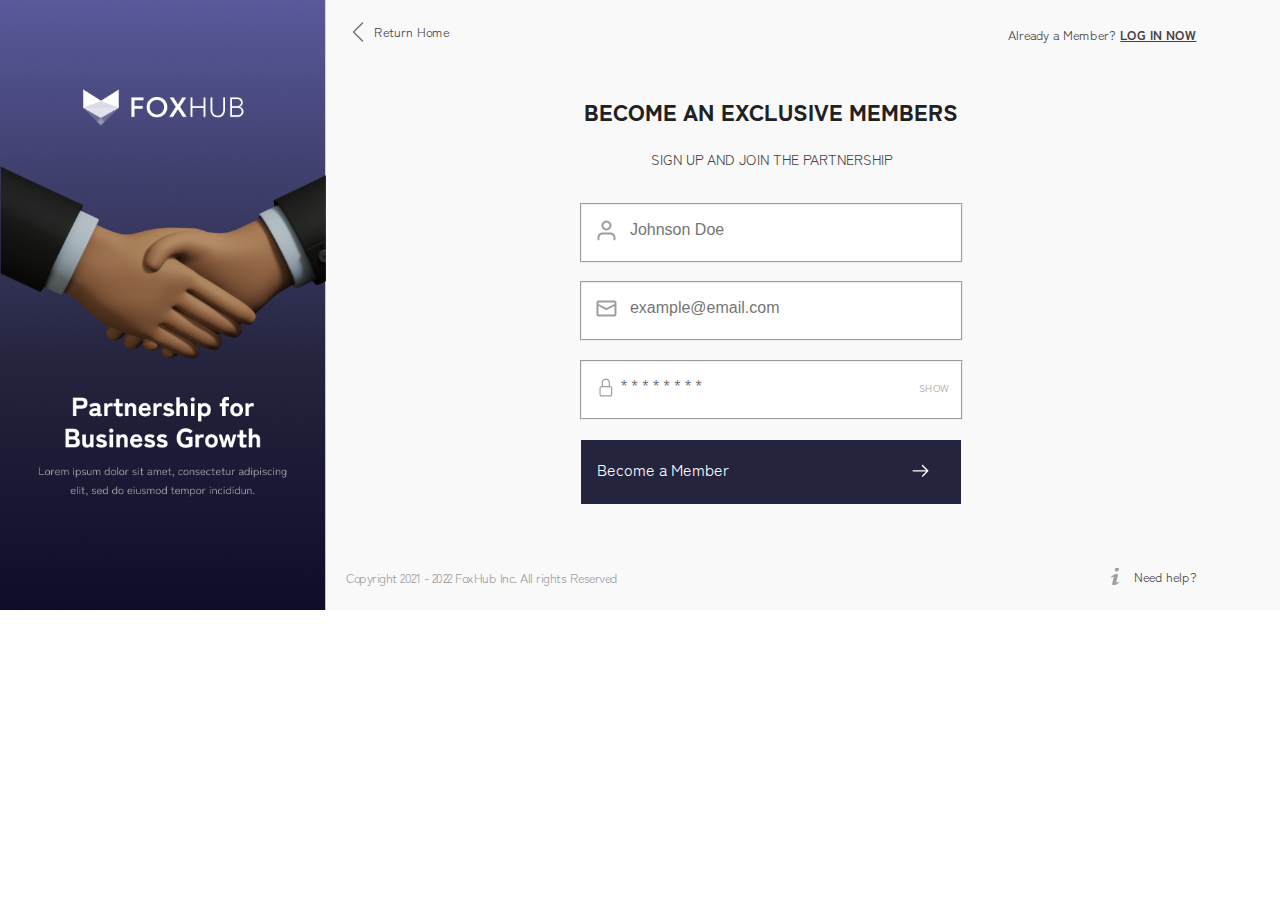
<file: index.html>
<!DOCTYPE html>
<html lang="en">
<head>
    <meta charset="UTF-8">
    <meta http-equiv="X-UA-Compatible" content="IE=edge">
    <meta name="viewport" content="width=device-width, initial-scale=1.0">
    <link rel="stylesheet" href="style/style.css">
    <link rel="preconnect" href="https://fonts.googleapis.com">
    <link rel="preconnect" href="https://fonts.gstatic.com" crossorigin>
    <link href="https://fonts.googleapis.com/css2?family=Zen+Kaku+Gothic+Antique:wght@400;900&display=swap" rel="stylesheet">
    <meta name="viewport" content="width=device-width, initial-scale=1, shrink-to-fit=no">
    <title>Test</title>
</head>
<body>
    <wallpaper class="wallpaper_body">
        <div class="container">
            <div class="wrap">
              <div class="left_block">
                <img src="img/left-section.png">
              </div>

              <div class="right_block">
                
                <div class="nav_wrap">
                 <div class="nav_left">
                    <a href="#" class="chevron-left"><img src="img/chevron-left.svg"></a>
                    <a href="#" class="btn_home">Return Home</a>
                 </div>
               
                 <div class="nav_right">
                    <a href="index-2.html" class="log_in">Already a Member?<span>LOG IN NOW</span></a>
                 </div> 
                </div>
                
                <div class="center_block">
                    <div class="title">
                    <p class="center_block_title">BECOME AN EXCLUSIVE MEMBERS</p>
                    <p class="center_block_subtitle">SIGN UP AND JOIN THE PARTNERSHIP</p>
                    </div>

                    <div class="form">
                        <fieldset style="background:#ffff;">
                            <label class="input_block_1"> <img src="img/icon-user.svg"> <input class="input_text" type="text" required placeholder="Johnson Doe"></label>
                        </fieldset>
                        <fieldset style="background:#ffff;" class="form-right">
                            <label  class="input_block_2"> <img src="img/icon-mail.svg"> <input class="input_text" type="mail" required placeholder="example@email.com"></label>
                        </fieldset>
                        <fieldset style="background:#ffff;">
                            <label  class="input_block_3"> <img src="img/lock.svg"> <input class="input_password" type="password" required placeholder="* * * * * * * *"><p class="show_password">SHOW</p></label>
                        </fieldset>
                    </div>

                    <div class="btn">
                        <a href="#" class="btn_text">Become a Member  <img src="img/arrow-right.svg" class="arrow_right"></a>
                    </div>
                </div>

                <div class="info">
                    <div class="info_left">
                        <a href="#" class="info_left_text">Copyright 2021 - 2022 FoxHub Inc. All rights Reserved</a>
                    </div>
                  <div class="info_right">
                    <img src="img/info.svg">
                    <a href="#" class="info_right_text">Need help?</a>
                  </div>
                </div>
                
              </div>
           </div>
        </div>
    </wallpaper>

    <script src="main.js"></script>
</body>
</html>
</file>
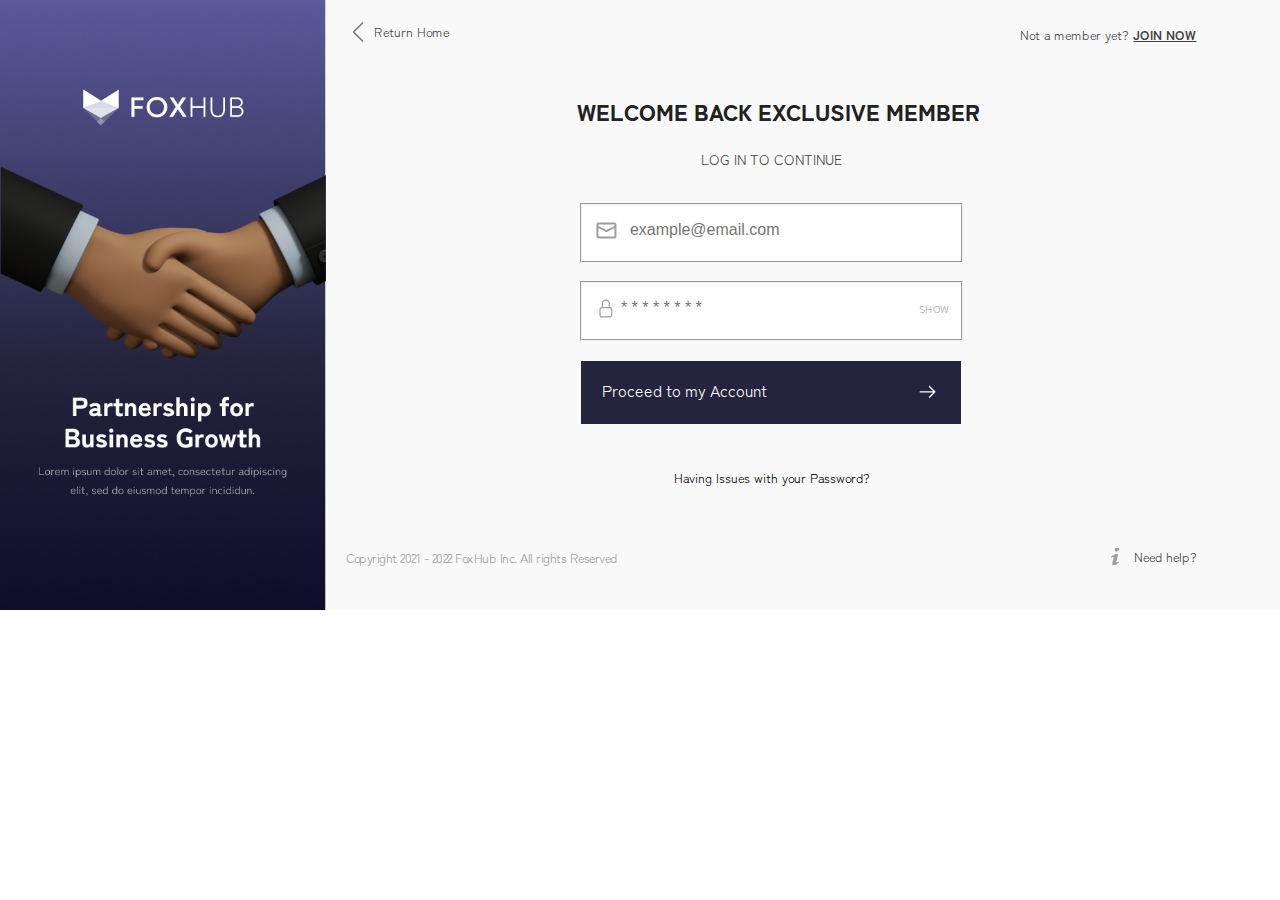
<file: index-2.html>
<!DOCTYPE html>
<html lang="en">
<head>
    <meta charset="UTF-8">
    <meta http-equiv="X-UA-Compatible" content="IE=edge">
    <meta name="viewport" content="width=device-width, initial-scale=1.0">
    <link rel="stylesheet" href="style/style.css">
    <link rel="preconnect" href="https://fonts.googleapis.com">
    <link rel="preconnect" href="https://fonts.gstatic.com" crossorigin>
    <link href="https://fonts.googleapis.com/css2?family=Zen+Kaku+Gothic+Antique:wght@400;900&display=swap" rel="stylesheet">
    <meta name="viewport" content="width=device-width, initial-scale=1, shrink-to-fit=no">
    <title>Test</title>
</head>
<body>
    <wallpaper class="wallpaper_body">
        <div class="container">
            <div class="wrap">
              <div class="left_block">
                <img src="img/left-section.png">
              </div>

              <div class="right_block">
                
                <div class="nav_wrap">
                 <div class="nav_left">
                    <a href="#" class="chevron-left"><img src="img/chevron-left.svg"></a>
                    <a href="#" class="btn_home">Return Home</a>
                 </div>
               
                 <div class="nav_right">
                    <a href="index.html" class="log_in">Not a member yet?<span>JOIN NOW</span></a>
                 </div> 
                </div>
                
                <div class="center_block">
                    <div class="title">
                    <p class="center_block_title_2">WELCOME BACK EXCLUSIVE MEMBER</p>
                    <p class="center_block_subtitle">LOG IN TO CONTINUE</p>
                    </div>

                    <div class="form">
                        <fieldset style="background:#ffff;" class="form-right">
                            <label  class="input_block_2"> <img src="img/icon-mail.svg"> <input class="input_text" type="mail" required placeholder="example@email.com"></label>
                        </fieldset>
                        <fieldset style="background:#ffff;">
                            <label  class="input_block_3"> <img src="img/lock.svg"> <input class="input_password" type="password" required placeholder="* * * * * * * *"><p class="show_password">SHOW</p></label>
                        </fieldset>
                    </div>

                    <div class="btn">
                        <a href="#" class="btn_text-2">Proceed to my Account  <img src="img/arrow-right.svg" class="arrow_right_2"></a>
                    </div>

                    <a href="#" class="subtext_btn">Having Issues with your Password?</a>
                </div>

                <div class="info-2">
                    <div class="info_left">
                        <a href="#" class="info_left_text">Copyright 2021 - 2022 FoxHub Inc. All rights Reserved</a>
                    </div>
                  <div class="info_right">
                    <img src="img/info.svg">
                    <a href="#" class="info_right_text">Need help?</a>
                  </div>
                </div>
                
              </div>
           </div>
        </div>
    </wallpaper>

    <script src="main.js"></script>
</body>
</html>
</file>
<file: style/style.css>
body {
  font-family: 'Zen Kaku Gothic Antique', sans-serif;
  padding: 0;
  margin: 0;
}

* {
  -webkit-box-sizing: border-box;
          box-sizing: border-box;
}

.container {
  width: 1440px;
  margin: 0 auto;
  height: 900px;
  background: #F9F9FA;
}

.container .wrap {
  display: -webkit-box;
  display: -ms-flexbox;
  display: flex;
}

.right_block {
  padding-left: 20px;
  padding-top: 36px;
  width: 900px;
}

.right_block .nav_wrap {
  display: -webkit-box;
  display: -ms-flexbox;
  display: flex;
}

.right_block .nav_left {
  display: -webkit-box;
  display: -ms-flexbox;
  display: flex;
}

.right_block .nav_left .btn_home {
  text-decoration: none;
  font-weight: 400;
  font-size: 12.8px;
  line-height: 23px;
  color: #424242;
  padding-left: 4px;
}

.right_block .nav_right {
  display: -webkit-box;
  display: -ms-flexbox;
  display: flex;
  -webkit-box-align: center;
      -ms-flex-align: center;
          align-items: center;
  margin-left: auto;
}

.right_block .nav_right .log_in {
  font-weight: 400;
  font-size: 12.8px;
  line-height: 19px;
  color: #424242;
  text-decoration: none;
}

.right_block .nav_right .log_in span {
  font-weight: 700;
  padding-left: 5px;
  text-decoration: underline;
}

.center_block {
  margin: 0 auto;
  width: 420px;
  padding-top: 111px;
}

.title .center_block_title {
  font-weight: 900;
  font-size: 25px;
  line-height: 44px;
  text-align: center;
  color: #212121;
  margin: 0;
}

.title .center_block_subtitle {
  font-weight: 400;
  font-size: 16px;
  line-height: 28px;
  text-align: center;
  color: #424242;
  margin: 0;
  padding-top: 12px;
  padding-bottom: 39.5px;
}

.title .center_block_title_2 {
  font-weight: 900;
  font-size: 25px;
  line-height: 44px;
  text-align: center;
  color: #212121;
  margin: 0;
  width: 434px;
}

.form :nth-child(2) {
  margin-bottom: 18.5px;
  margin-top: 18px;
}

.form fieldset {
  height: 72px;
}

.form .input_block_1, .form .input_block_2, .form .input_block_3 {
  display: -webkit-box;
  display: -ms-flexbox;
  display: flex;
  -webkit-box-align: center;
      -ms-flex-align: center;
          align-items: center;
  height: 60px;
}

.form .input_block_1 .input_text, .form .input_block_2 .input_text, .form .input_block_3 .input_text {
  width: 330px;
  border: none;
  height: 40px;
  font-size: 16px;
  line-height: 28px;
  padding-left: 11px;
  outline: none;
  -webkit-box-align: center;
      -ms-flex-align: center;
          align-items: center;
}

.form .input_block_1 .input_password, .form .input_block_2 .input_password, .form .input_block_3 .input_password {
  width: 310px;
  border: none;
  outline: none;
  height: 40px;
  font-size: 16px;
  line-height: 28px;
}

.form .input_block_1 .show_password, .form .input_block_2 .show_password, .form .input_block_3 .show_password {
  font-size: 10.24px;
  line-height: 23px;
  color: #9E9E9E;
  margin: 0;
  cursor: pointer;
  padding-left: 20px;
}

.btn {
  margin-top: 18px;
}

.btn .btn_text {
  font-size: 16px;
  line-height: 28px;
  color: #FFFFFF;
  text-decoration: none;
  background: #24243E;
  padding: 22px 14.5px 21px 40.5px;
  display: -webkit-box;
  display: -ms-flexbox;
  display: flex;
}

.btn .btn_text-2 {
  padding: 22px 14.5px 21px 20.5px;
  font-size: 16px;
  line-height: 28px;
  color: #FFFFFF;
  text-decoration: none;
  background: #24243E;
  display: -webkit-box;
  display: -ms-flexbox;
  display: flex;
}

.btn .arrow_right {
  padding-left: 184px;
}

.btn .arrow_right_2 {
  padding-left: 184px;
}

.subtext_btn {
  font-size: 12.8px;
  line-height: 23px;
  text-align: right;
  color: #000000;
  text-decoration: none;
  display: block;
  text-align: center;
  margin-top: 42px;
}

.info {
  margin-top: 191.47px;
  display: -webkit-box;
  display: -ms-flexbox;
  display: flex;
  -webkit-box-pack: justify;
      -ms-flex-pack: justify;
          justify-content: space-between;
  -webkit-box-align: center;
      -ms-flex-align: center;
          align-items: center;
}

.info .info_left_text {
  font-size: 12.8px;
  line-height: 23px;
  letter-spacing: -0.5px;
  color: #9E9E9E;
  text-decoration: none;
}

.info .info_right {
  display: -webkit-box;
  display: -ms-flexbox;
  display: flex;
}

.info .info_right .info_right_text {
  font-size: 12.8px;
  line-height: 23px;
  color: #424242;
  text-decoration: none;
  padding-left: 10px;
}

.info-2 {
  margin-top: 216.5px;
  display: -webkit-box;
  display: -ms-flexbox;
  display: flex;
  -webkit-box-pack: justify;
      -ms-flex-pack: justify;
          justify-content: space-between;
  -webkit-box-align: center;
      -ms-flex-align: center;
          align-items: center;
}

.info-2 .info_left_text {
  font-size: 12.8px;
  line-height: 23px;
  letter-spacing: -0.5px;
  color: #9E9E9E;
  text-decoration: none;
}

.info-2 .info_right {
  display: -webkit-box;
  display: -ms-flexbox;
  display: flex;
}

.info-2 .info_right .info_right_text {
  font-size: 12.8px;
  line-height: 23px;
  color: #424242;
  text-decoration: none;
  padding-left: 10px;
}

@media screen and (max-width: 1299px) {
  .container {
    margin: 0;
    width: 100%;
    height: 610px;
  }
  .left_block {
    width: 25.5%;
    height: 580px;
  }
  .left_block img {
    width: 100%;
    height: 610px;
  }
  .right_block {
    width: 870px;
    padding-top: 20px;
  }
  .center_block {
    padding-top: 40px;
  }
  .center_block .center_block_title {
    font-size: 23px;
  }
  .center_block .center_block_title_2 {
    font-size: 23px;
  }
  .center_block .center_block_subtitle {
    font-size: 14px;
    padding-top: 12px;
    padding-bottom: 30px;
  }
  .form fieldset {
    height: 60px;
    width: 300px;
    margin: 0 auto;
  }
  .form fieldset .input_block_3 {
    width: 355px;
  }
  .form fieldset .input_block_1, .form fieldset .input_block_2, .form fieldset .input_block_3 {
    height: 40px;
  }
  .btn {
    width: 380px;
    margin: 0 auto;
    margin-top: 20px;
  }
  .btn .btn_text {
    padding: 15px 15px 16px 16px;
  }
  .btn .arrow_right {
    padding-left: 175px;
  }
  .btn .arrow_right_2 {
    padding-left: 144px;
  }
  .btn .btn_text-2 {
    padding: 15px 14.5px 15px 20.5px;
  }
  .info {
    margin-top: 60px;
  }
  .info-2 {
    margin-top: 55px;
  }
}

@media screen and (max-width: 1199px) {
  .container {
    width: 100%;
    height: 555px;
  }
  .left_block {
    width: 30%;
    height: 550px;
  }
  .left_block img {
    width: 100%;
    height: 550px;
  }
  .right_block {
    padding-right: 20px;
  }
  .center_block {
    padding-top: 20px;
  }
  .center_block .title .center_block_title {
    font-size: 20px;
  }
  .center_block .title .center_block_title_2 {
    font-size: 20px;
  }
  .center_block .title .center_block_subtitle {
    font-size: 14px;
    padding-top: 5px;
    padding-bottom: 20px;
  }
  .info {
    margin-top: 50px;
  }
}

@media screen and (max-width: 991px) {
  .container {
    width: 100%;
  }
  .left_block {
    width: 50%;
  }
  .left_block img {
    width: 100%;
    height: 100%;
  }
  .center_block .title .center_block_title {
    font-size: 16px;
  }
  .center_block .title .center_block_title_2 {
    font-size: 16px;
  }
  .form fieldset .input_block_1, .form fieldset .input_block_2, .form fieldset .input_block_3 {
    width: 250px;
  }
  .btn .btn_text {
    width: 300px;
    margin: 0 auto;
  }
  .btn .btn_text .arrow_right {
    padding-left: 100px;
  }
  .btn .btn_text-2 {
    width: 300px;
    margin: 0 auto;
  }
  .btn .arrow_right_2 {
    padding-left: 60px;
  }
}

@media screen and (max-width: 767px) {
  .container {
    width: 100%;
  }
  .left_block {
    display: none;
  }
}

@media screen and (max-width: 575px) {
  .container {
    width: 100%;
  }
}

@media screen and (max-width: 460px) {
  .container {
    width: 100%;
    margin: 0 auto;
    height: 680px;
  }
  .wrap {
    width: 300px;
    margin: 0 auto;
    height: 680px;
  }
  .nav_left .chevron-left img {
    width: 50%;
  }
  .nav_left .btn_home {
    margin-left: -10px;
  }
  .right_block {
    padding: 0;
    width: 300px;
  }
  .right_block .nav_right .log_in {
    font-weight: 400;
    font-size: 10px;
  }
  .right_block .nav_wrap {
    padding: 20px 10px 10px 10px;
  }
  .center_block {
    width: 290px;
  }
  .center_block .title .center_block_title {
    font-size: 14px;
  }
  .center_block .title .center_block_subtitle {
    font-size: 10px;
  }
  .center_block .title .center_block_title_2 {
    width: 290px;
    font-size: 14px;
  }
  .center_block .form fieldset {
    width: 280px;
    height: 65px;
  }
  .center_block .form fieldset .input_block_1, .center_block .form fieldset .input_block_2, .center_block .form fieldset .input_block_3 {
    height: 50px;
  }
  .btn {
    width: 280px;
  }
  .btn .btn_text {
    width: 280px;
  }
  .btn .btn_text .arrow_right {
    padding-left: 85px;
  }
  .btn .btn_text-2 {
    width: 280px;
  }
  .btn .btn_text-2 .arrow_right_2 {
    padding-left: 45px;
  }
  .form .input_block_3 .show_password {
    padding-left: 0px;
  }
  .info .info_left .info_left_text, .info-2 .info_left .info_left_text {
    font-size: 9px;
  }
  .info .info_right .info_right_text, .info-2 .info_right .info_right_text {
    font-size: 10px;
    padding-left: 5px;
  }
  .info .info_right img, .info-2 .info_right img {
    width: 18%;
  }
}
/*# sourceMappingURL=style.css.map */
</file>
